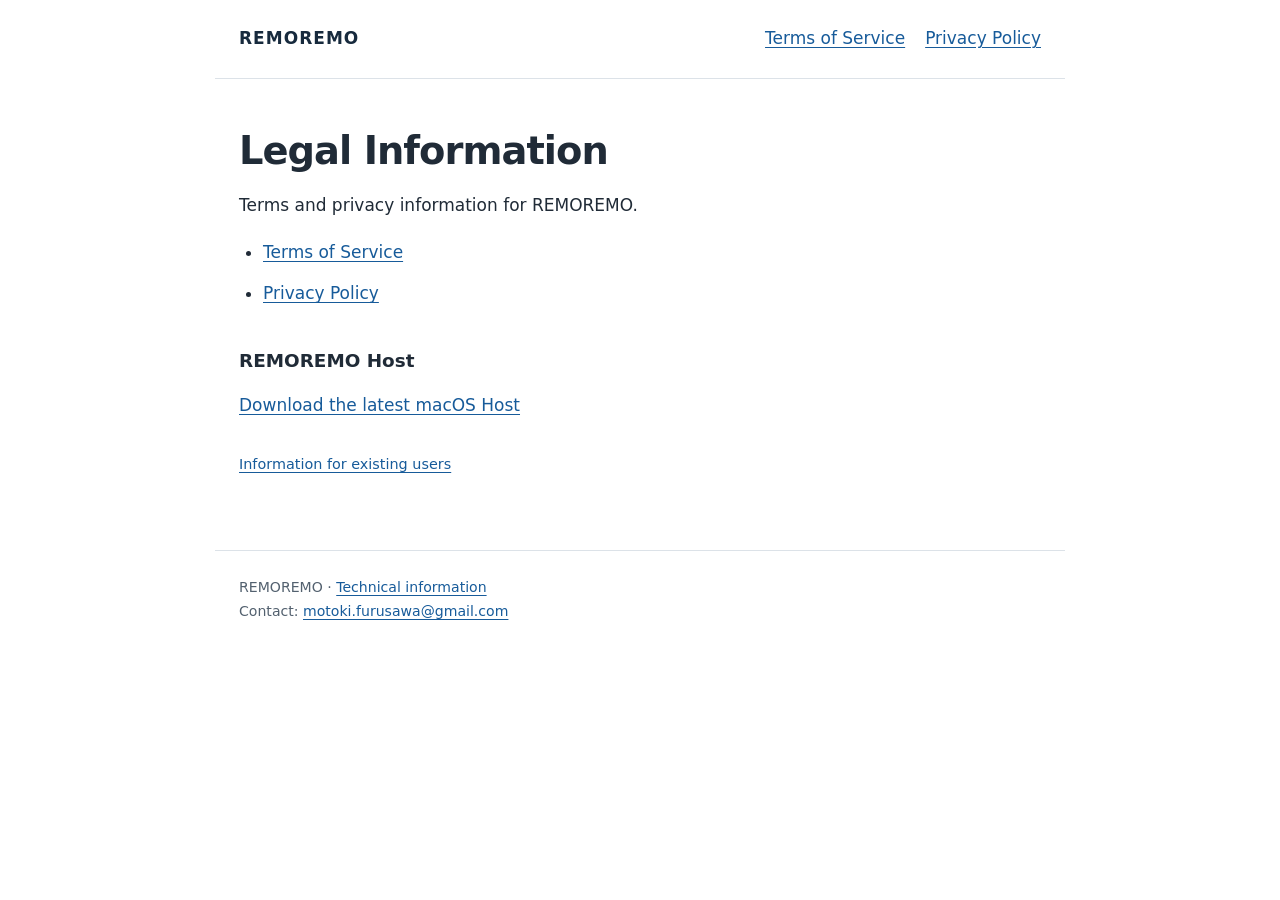
<file: index.html>
<!doctype html>
<html lang="en"><head><meta charset="utf-8"><meta name="viewport" content="width=device-width, initial-scale=1"><meta name="description" content="Legal Information for REMOREMO"><title>Legal Information · REMOREMO</title><link rel="stylesheet" href="./assets/style.css"></head><body><a class="skip" href="#main">Skip to content</a><header><a class="brand" href="./">REMOREMO</a><nav aria-label="Legal navigation"><a href="./terms/">Terms of Service</a><a href="./privacy/">Privacy Policy</a></nav></header><main id="main"><h1>Legal Information</h1><p>Terms and privacy information for REMOREMO.</p><ul class="links"><li><a href="terms/">Terms of Service</a></li><li><a href="privacy/">Privacy Policy</a></li></ul><h2>REMOREMO Host</h2><p><a href="https://github.com/moflutter/remoremo-host/releases/latest/download/REMOREMO-Host-macos-arm64.dmg">Download the latest macOS Host</a></p><p class="update-note"><a href="terms-update/">Information for existing users</a></p></main><footer>REMOREMO · <a href="./technical-information/">Technical information</a><br>Contact: <a href="mailto:motoki.furusawa@gmail.com">motoki.furusawa@gmail.com</a></footer></body></html>
</file>
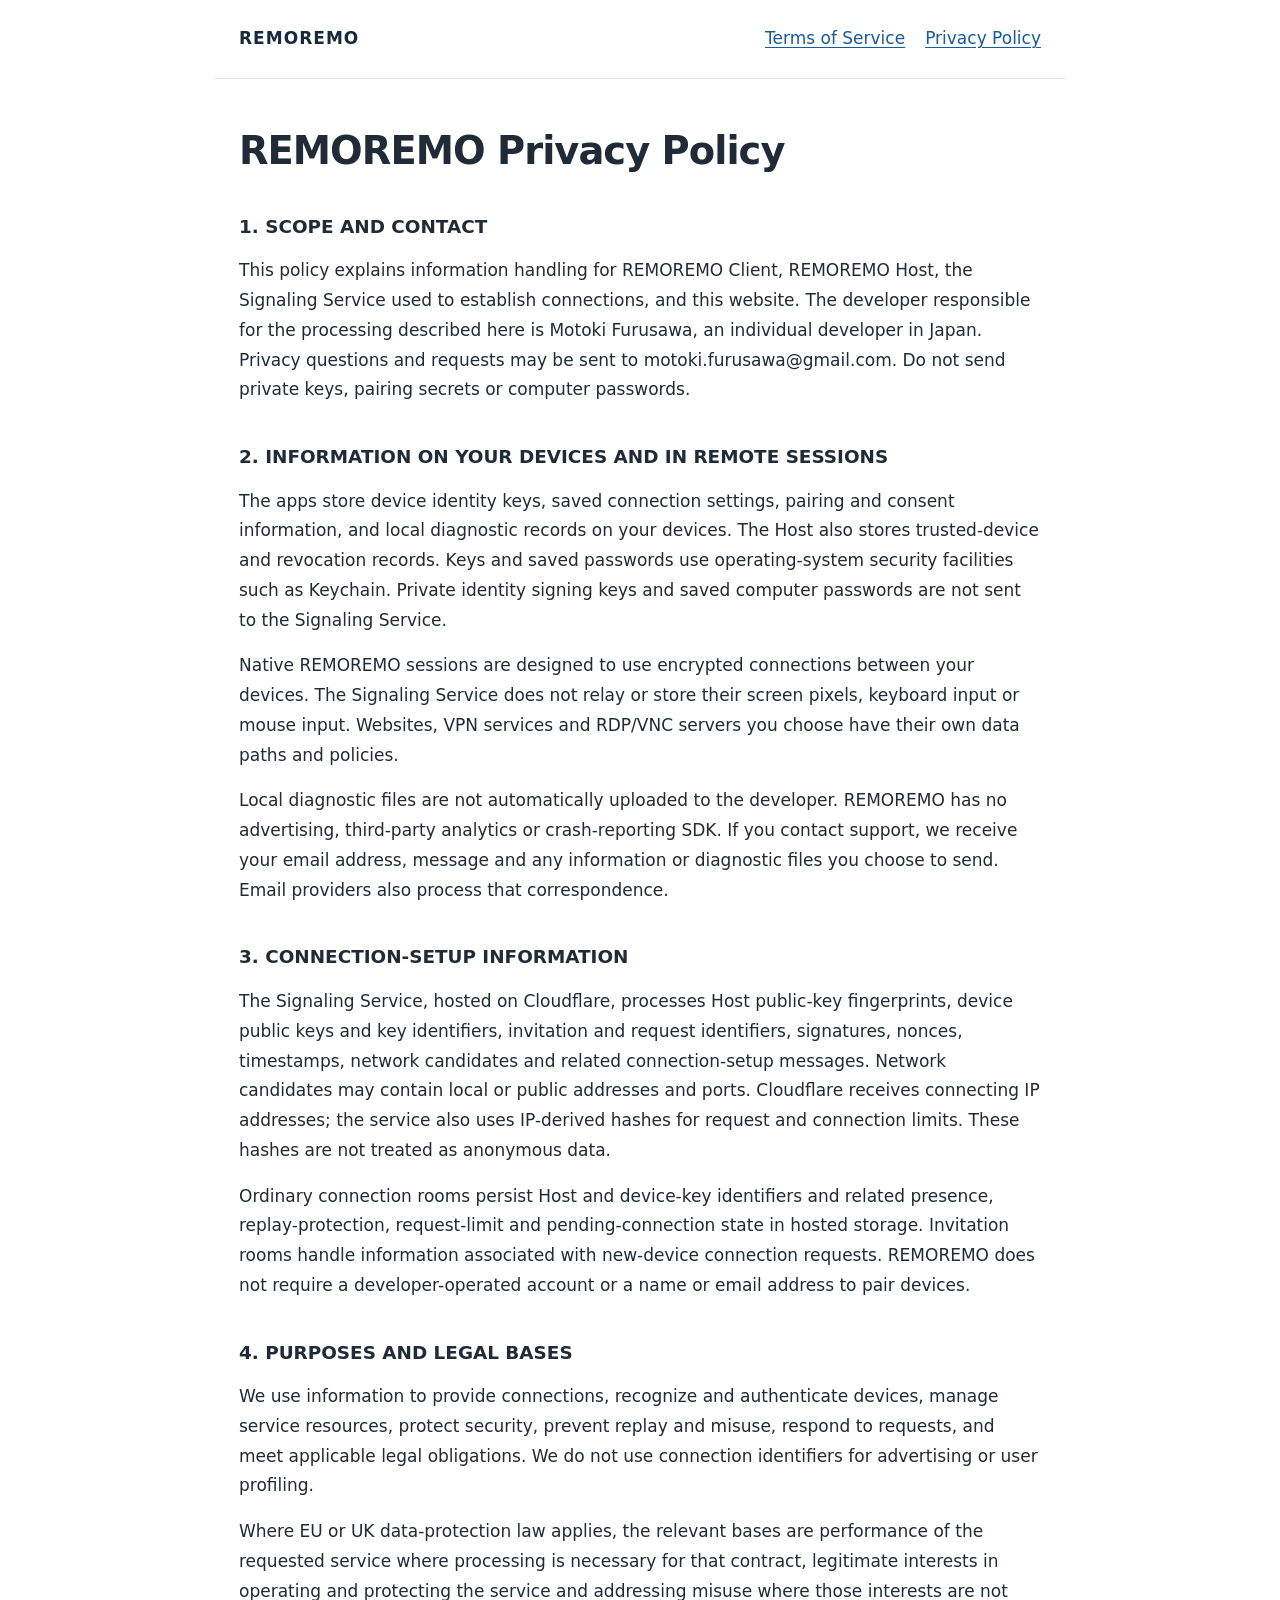
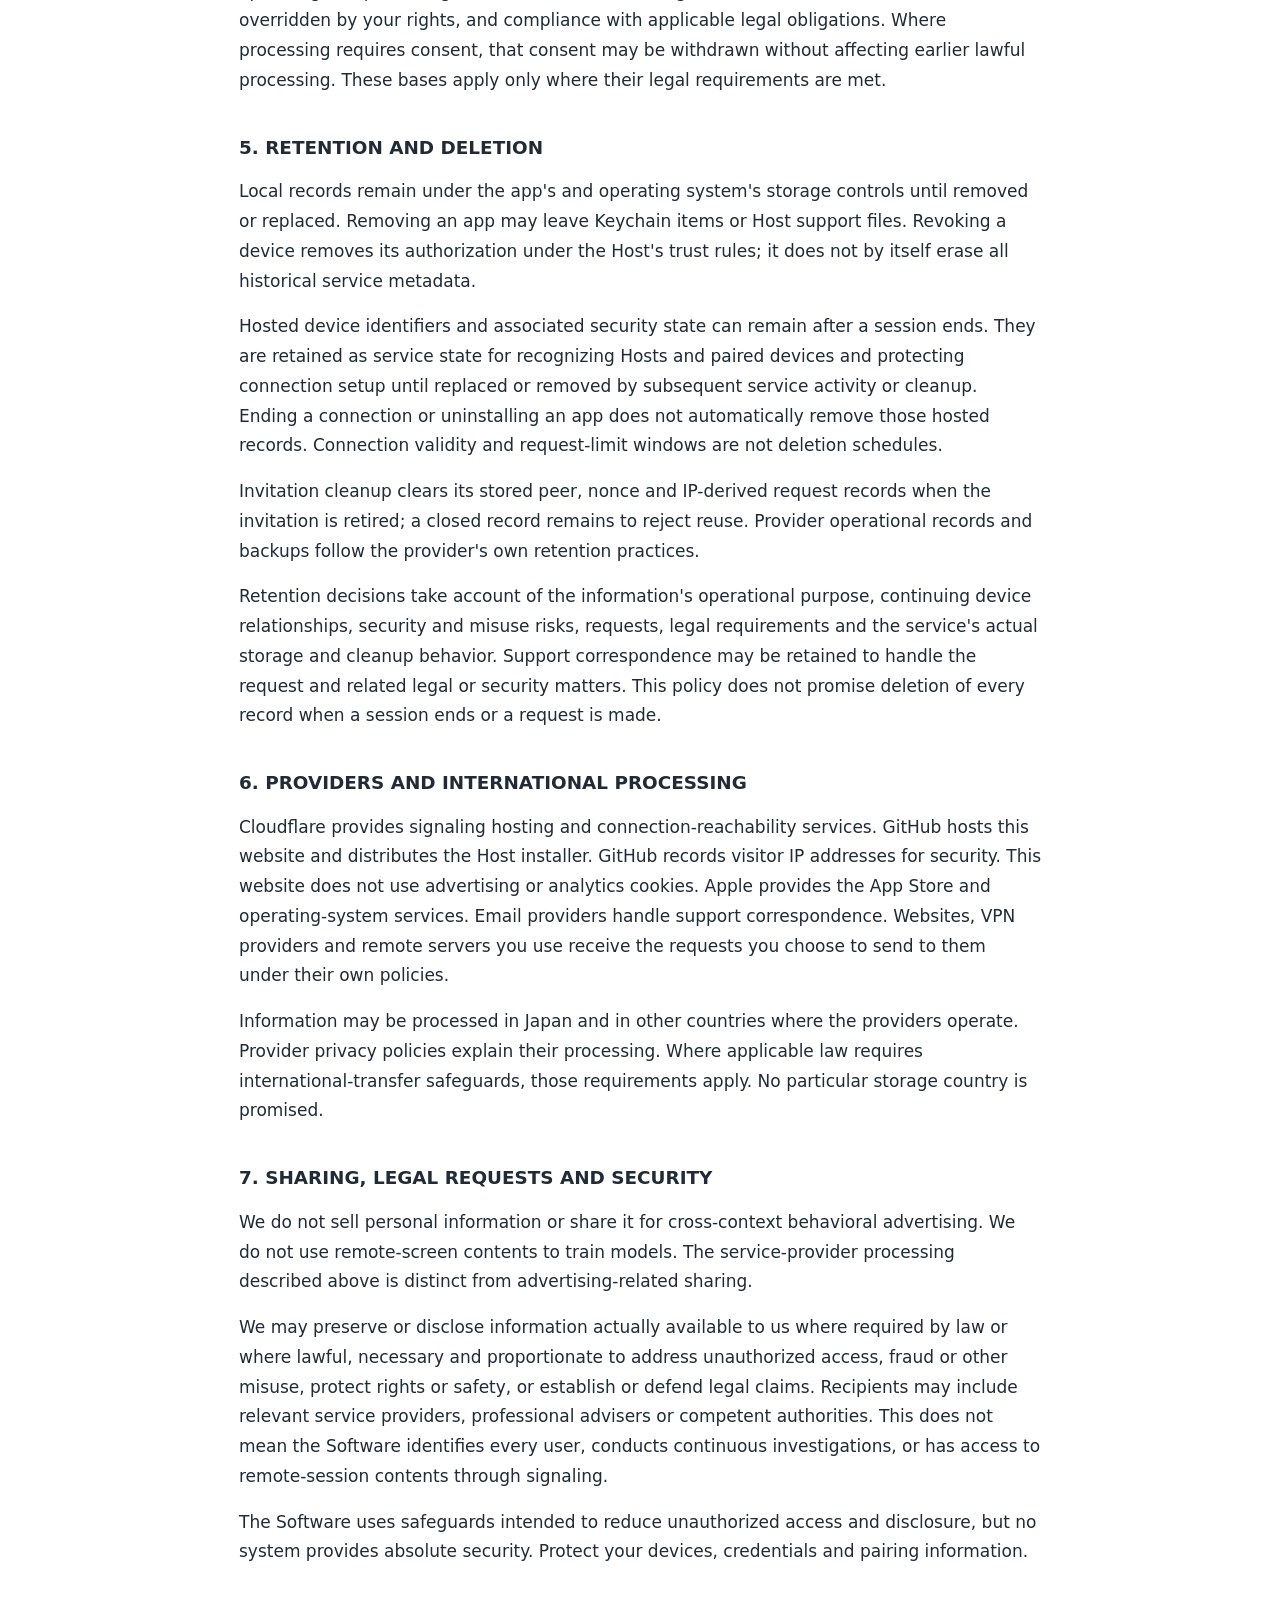
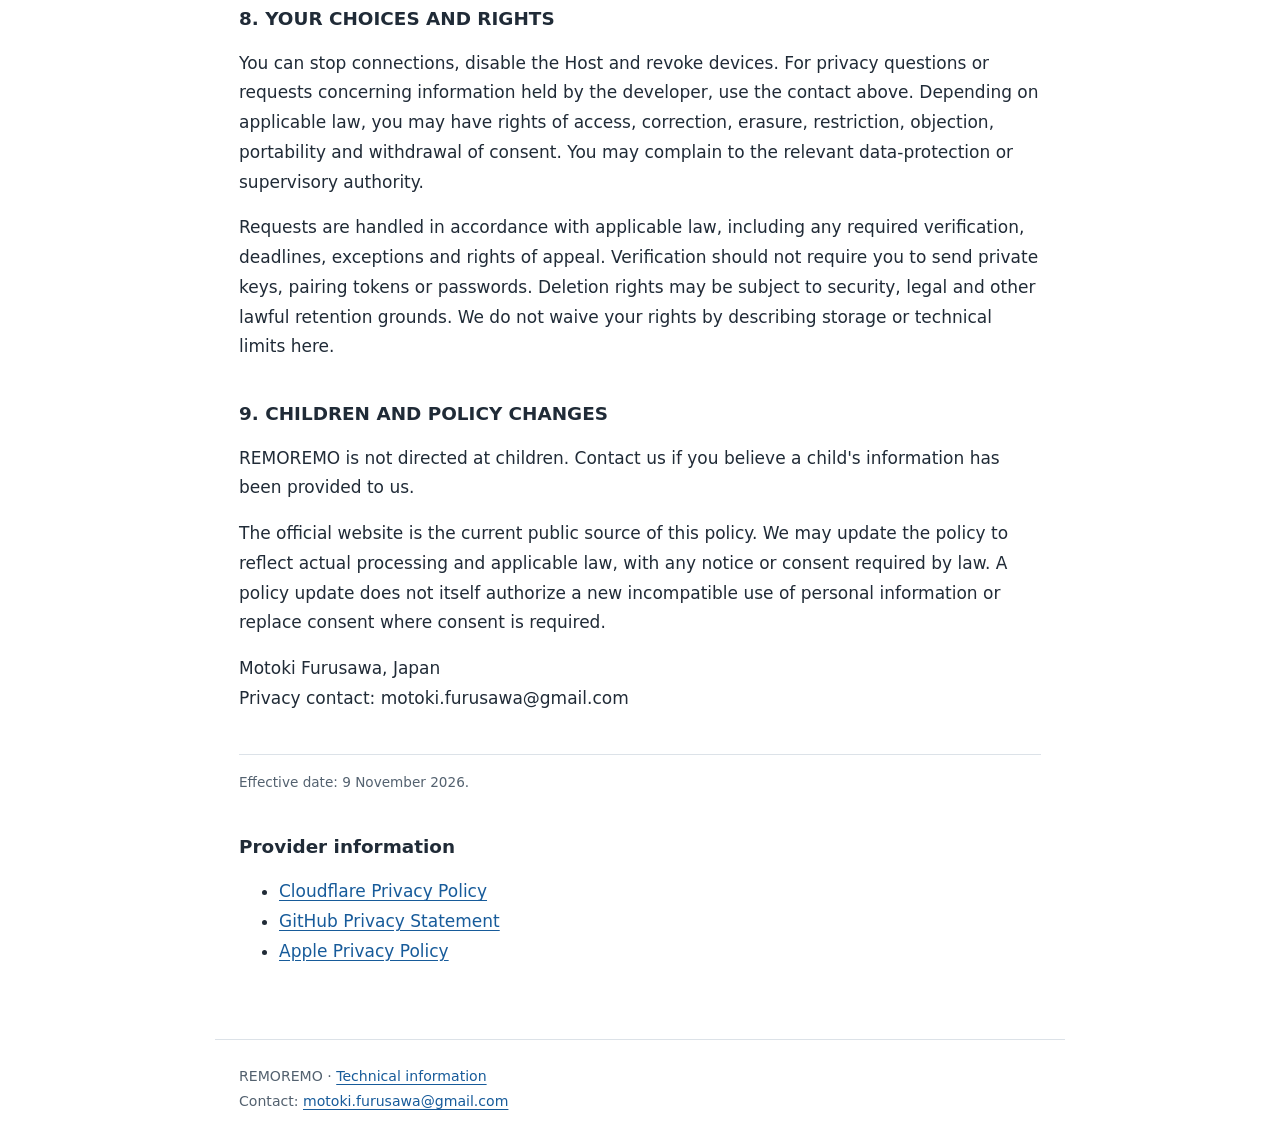
<file: privacy/index.html>
<!doctype html>
<html lang="en"><head><meta charset="utf-8"><meta name="viewport" content="width=device-width, initial-scale=1"><meta name="description" content="Privacy Policy for REMOREMO"><title>Privacy Policy · REMOREMO</title><link rel="stylesheet" href="../assets/style.css"></head><body><a class="skip" href="#main">Skip to content</a><header><a class="brand" href="../">REMOREMO</a><nav aria-label="Legal navigation"><a href="../terms/">Terms of Service</a><a href="../privacy/">Privacy Policy</a></nav></header><main id="main"><article aria-label="Document text"><h1>REMOREMO Privacy Policy</h1>
<section><h2>1. SCOPE AND CONTACT</h2>
<p>This policy explains information handling for REMOREMO Client, REMOREMO Host, the Signaling Service used to establish connections, and this website. The developer responsible for the processing described here is Motoki Furusawa, an individual developer in Japan. Privacy questions and requests may be sent to motoki.furusawa@gmail.com. Do not send private keys, pairing secrets or computer passwords.</p>
</section>
<section><h2>2. INFORMATION ON YOUR DEVICES AND IN REMOTE SESSIONS</h2>
<p>The apps store device identity keys, saved connection settings, pairing and consent information, and local diagnostic records on your devices. The Host also stores trusted-device and revocation records. Keys and saved passwords use operating-system security facilities such as Keychain. Private identity signing keys and saved computer passwords are not sent to the Signaling Service.</p>
<p>Native REMOREMO sessions are designed to use encrypted connections between your devices. The Signaling Service does not relay or store their screen pixels, keyboard input or mouse input. Websites, VPN services and RDP/VNC servers you choose have their own data paths and policies.</p>
<p>Local diagnostic files are not automatically uploaded to the developer. REMOREMO has no advertising, third-party analytics or crash-reporting SDK. If you contact support, we receive your email address, message and any information or diagnostic files you choose to send. Email providers also process that correspondence.</p>
</section>
<section><h2>3. CONNECTION-SETUP INFORMATION</h2>
<p>The Signaling Service, hosted on Cloudflare, processes Host public-key fingerprints, device public keys and key identifiers, invitation and request identifiers, signatures, nonces, timestamps, network candidates and related connection-setup messages. Network candidates may contain local or public addresses and ports. Cloudflare receives connecting IP addresses; the service also uses IP-derived hashes for request and connection limits. These hashes are not treated as anonymous data.</p>
<p>Ordinary connection rooms persist Host and device-key identifiers and related presence, replay-protection, request-limit and pending-connection state in hosted storage. Invitation rooms handle information associated with new-device connection requests. REMOREMO does not require a developer-operated account or a name or email address to pair devices.</p>
</section>
<section><h2>4. PURPOSES AND LEGAL BASES</h2>
<p>We use information to provide connections, recognize and authenticate devices, manage service resources, protect security, prevent replay and misuse, respond to requests, and meet applicable legal obligations. We do not use connection identifiers for advertising or user profiling.</p>
<p>Where EU or UK data-protection law applies, the relevant bases are performance of the requested service where processing is necessary for that contract, legitimate interests in operating and protecting the service and addressing misuse where those interests are not overridden by your rights, and compliance with applicable legal obligations. Where processing requires consent, that consent may be withdrawn without affecting earlier lawful processing. These bases apply only where their legal requirements are met.</p>
</section>
<section><h2>5. RETENTION AND DELETION</h2>
<p>Local records remain under the app&#x27;s and operating system&#x27;s storage controls until removed or replaced. Removing an app may leave Keychain items or Host support files. Revoking a device removes its authorization under the Host&#x27;s trust rules; it does not by itself erase all historical service metadata.</p>
<p>Hosted device identifiers and associated security state can remain after a session ends. They are retained as service state for recognizing Hosts and paired devices and protecting connection setup until replaced or removed by subsequent service activity or cleanup. Ending a connection or uninstalling an app does not automatically remove those hosted records. Connection validity and request-limit windows are not deletion schedules.</p>
<p>Invitation cleanup clears its stored peer, nonce and IP-derived request records when the invitation is retired; a closed record remains to reject reuse. Provider operational records and backups follow the provider&#x27;s own retention practices.</p>
<p>Retention decisions take account of the information&#x27;s operational purpose, continuing device relationships, security and misuse risks, requests, legal requirements and the service&#x27;s actual storage and cleanup behavior. Support correspondence may be retained to handle the request and related legal or security matters. This policy does not promise deletion of every record when a session ends or a request is made.</p>
</section>
<section><h2>6. PROVIDERS AND INTERNATIONAL PROCESSING</h2>
<p>Cloudflare provides signaling hosting and connection-reachability services. GitHub hosts this website and distributes the Host installer. GitHub records visitor IP addresses for security. This website does not use advertising or analytics cookies. Apple provides the App Store and operating-system services. Email providers handle support correspondence. Websites, VPN providers and remote servers you use receive the requests you choose to send to them under their own policies.</p>
<p>Information may be processed in Japan and in other countries where the providers operate. Provider privacy policies explain their processing. Where applicable law requires international-transfer safeguards, those requirements apply. No particular storage country is promised.</p>
</section>
<section><h2>7. SHARING, LEGAL REQUESTS AND SECURITY</h2>
<p>We do not sell personal information or share it for cross-context behavioral advertising. We do not use remote-screen contents to train models. The service-provider processing described above is distinct from advertising-related sharing.</p>
<p>We may preserve or disclose information actually available to us where required by law or where lawful, necessary and proportionate to address unauthorized access, fraud or other misuse, protect rights or safety, or establish or defend legal claims. Recipients may include relevant service providers, professional advisers or competent authorities. This does not mean the Software identifies every user, conducts continuous investigations, or has access to remote-session contents through signaling.</p>
<p>The Software uses safeguards intended to reduce unauthorized access and disclosure, but no system provides absolute security. Protect your devices, credentials and pairing information.</p>
</section>
<section><h2>8. YOUR CHOICES AND RIGHTS</h2>
<p>You can stop connections, disable the Host and revoke devices. For privacy questions or requests concerning information held by the developer, use the contact above. Depending on applicable law, you may have rights of access, correction, erasure, restriction, objection, portability and withdrawal of consent. You may complain to the relevant data-protection or supervisory authority.</p>
<p>Requests are handled in accordance with applicable law, including any required verification, deadlines, exceptions and rights of appeal. Verification should not require you to send private keys, pairing tokens or passwords. Deletion rights may be subject to security, legal and other lawful retention grounds. We do not waive your rights by describing storage or technical limits here.</p>
</section>
<section><h2>9. CHILDREN AND POLICY CHANGES</h2>
<p>REMOREMO is not directed at children. Contact us if you believe a child&#x27;s information has been provided to us.</p>
<p>The official website is the current public source of this policy. We may update the policy to reflect actual processing and applicable law, with any notice or consent required by law. A policy update does not itself authorize a new incompatible use of personal information or replace consent where consent is required.</p>
<p>Motoki Furusawa, Japan
Privacy contact: motoki.furusawa@gmail.com</p>
</section>
<p class="document-date">Effective date: 9 November 2026.</p></article><section><h2>Provider information</h2><ul><li><a href="https://www.cloudflare.com/privacypolicy/">Cloudflare Privacy Policy</a></li><li><a href="https://docs.github.com/en/site-policy/privacy-policies/github-general-privacy-statement">GitHub Privacy Statement</a></li><li><a href="https://www.apple.com/legal/privacy/">Apple Privacy Policy</a></li></ul></section></main><footer>REMOREMO · <a href="../technical-information/">Technical information</a><br>Contact: <a href="mailto:motoki.furusawa@gmail.com">motoki.furusawa@gmail.com</a></footer></body></html>
</file>
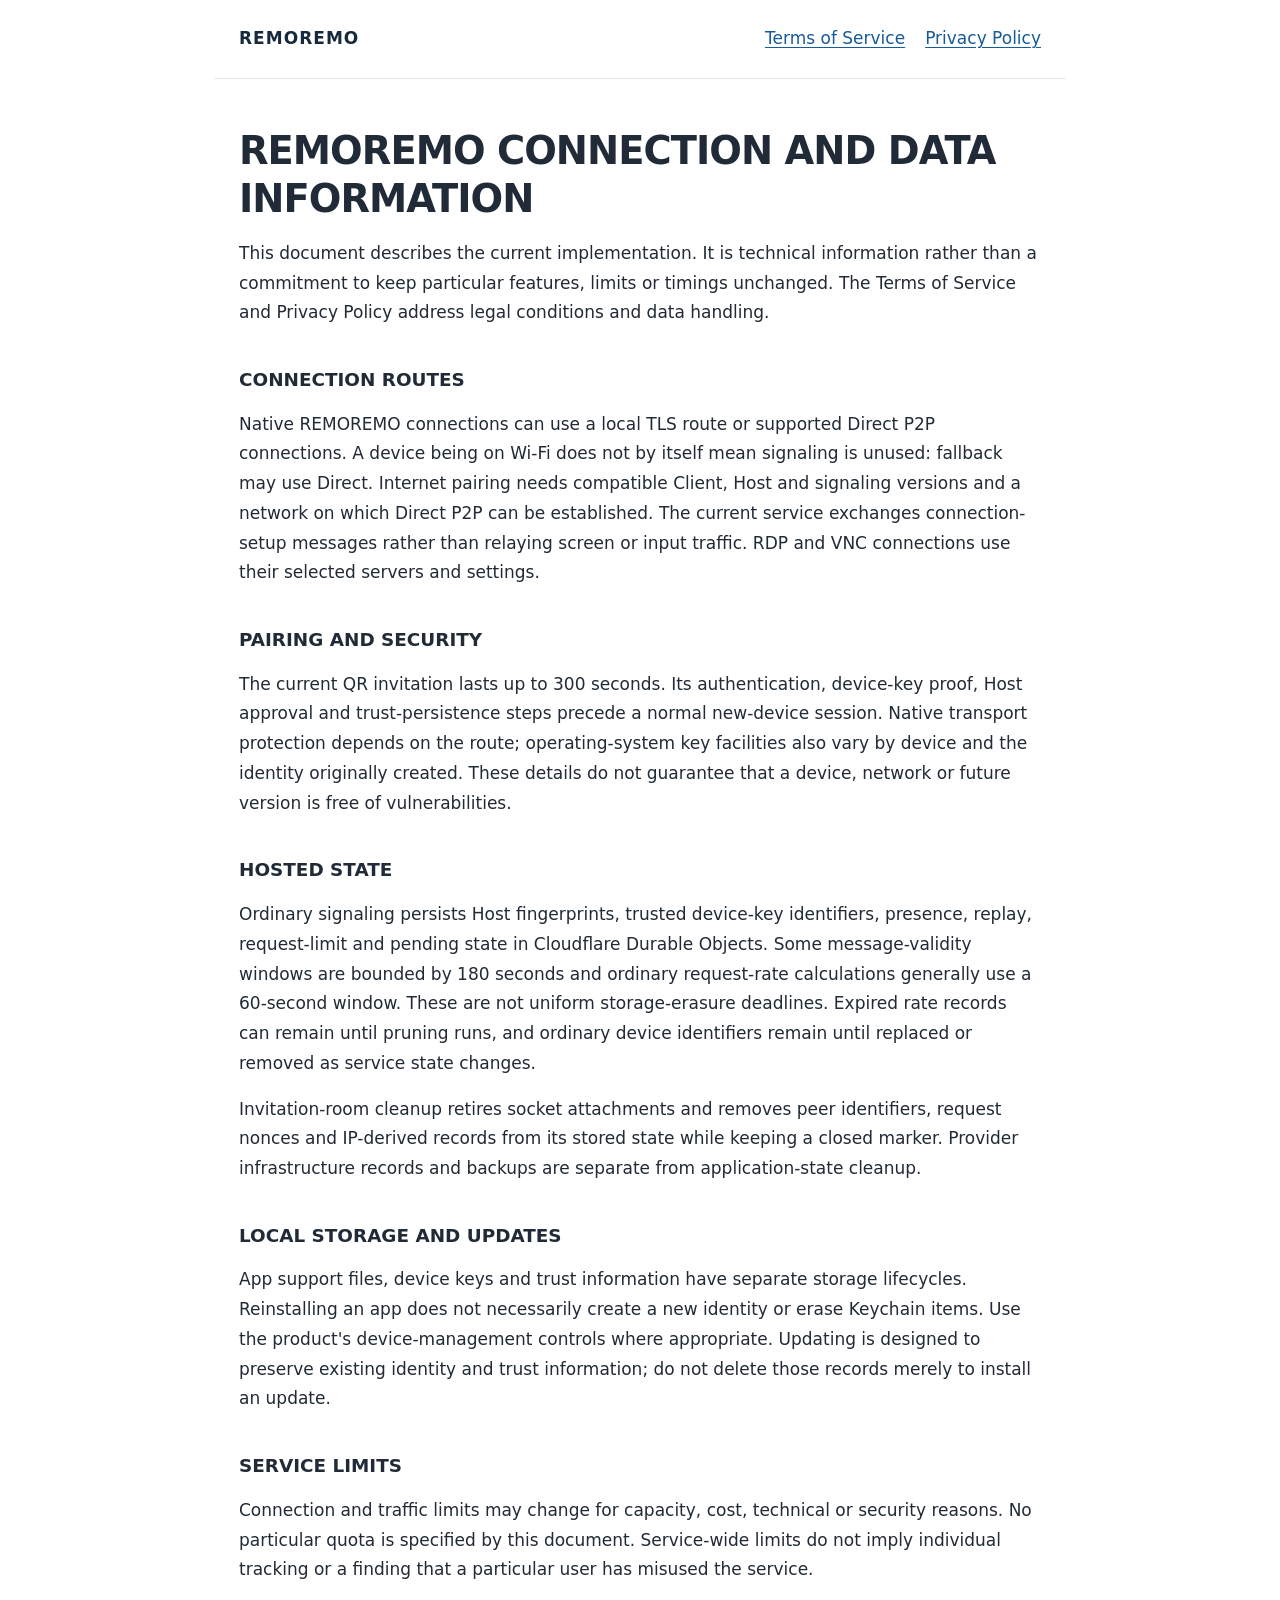
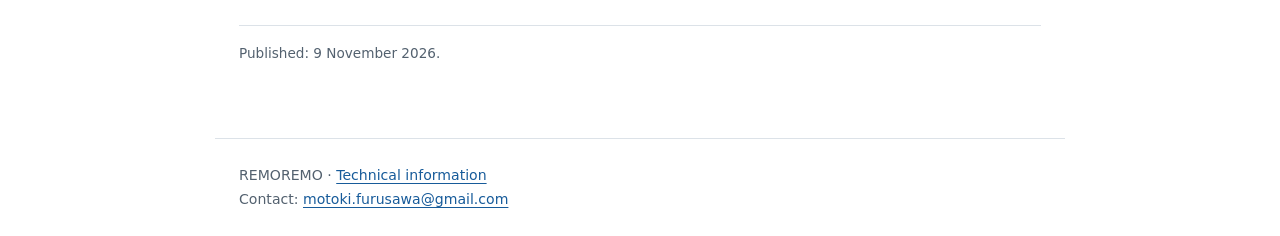
<file: technical-information/index.html>
<!doctype html>
<html lang="en"><head><meta charset="utf-8"><meta name="viewport" content="width=device-width, initial-scale=1"><meta name="description" content="Technical information for REMOREMO"><title>Technical information · REMOREMO</title><link rel="stylesheet" href="../assets/style.css"></head><body><a class="skip" href="#main">Skip to content</a><header><a class="brand" href="../">REMOREMO</a><nav aria-label="Legal navigation"><a href="../terms/">Terms of Service</a><a href="../privacy/">Privacy Policy</a></nav></header><main id="main"><article aria-label="Document text"><h1>REMOREMO CONNECTION AND DATA INFORMATION</h1>
<p>This document describes the current implementation. It is technical information rather than a commitment to keep particular features, limits or timings unchanged. The Terms of Service and Privacy Policy address legal conditions and data handling.</p>
<section><h2>CONNECTION ROUTES</h2>
<p>Native REMOREMO connections can use a local TLS route or supported Direct P2P connections. A device being on Wi-Fi does not by itself mean signaling is unused: fallback may use Direct. Internet pairing needs compatible Client, Host and signaling versions and a network on which Direct P2P can be established. The current service exchanges connection-setup messages rather than relaying screen or input traffic. RDP and VNC connections use their selected servers and settings.</p>
</section>
<section><h2>PAIRING AND SECURITY</h2>
<p>The current QR invitation lasts up to 300 seconds. Its authentication, device-key proof, Host approval and trust-persistence steps precede a normal new-device session. Native transport protection depends on the route; operating-system key facilities also vary by device and the identity originally created. These details do not guarantee that a device, network or future version is free of vulnerabilities.</p>
</section>
<section><h2>HOSTED STATE</h2>
<p>Ordinary signaling persists Host fingerprints, trusted device-key identifiers, presence, replay, request-limit and pending state in Cloudflare Durable Objects. Some message-validity windows are bounded by 180 seconds and ordinary request-rate calculations generally use a 60-second window. These are not uniform storage-erasure deadlines. Expired rate records can remain until pruning runs, and ordinary device identifiers remain until replaced or removed as service state changes.</p>
<p>Invitation-room cleanup retires socket attachments and removes peer identifiers, request nonces and IP-derived records from its stored state while keeping a closed marker. Provider infrastructure records and backups are separate from application-state cleanup.</p>
</section>
<section><h2>LOCAL STORAGE AND UPDATES</h2>
<p>App support files, device keys and trust information have separate storage lifecycles. Reinstalling an app does not necessarily create a new identity or erase Keychain items. Use the product&#x27;s device-management controls where appropriate. Updating is designed to preserve existing identity and trust information; do not delete those records merely to install an update.</p>
</section>
<section><h2>SERVICE LIMITS</h2>
<p>Connection and traffic limits may change for capacity, cost, technical or security reasons. No particular quota is specified by this document. Service-wide limits do not imply individual tracking or a finding that a particular user has misused the service.</p>
</section>
<p class="document-date">Published: 9 November 2026.</p></article></main><footer>REMOREMO · <a href="../technical-information/">Technical information</a><br>Contact: <a href="mailto:motoki.furusawa@gmail.com">motoki.furusawa@gmail.com</a></footer></body></html>
</file>
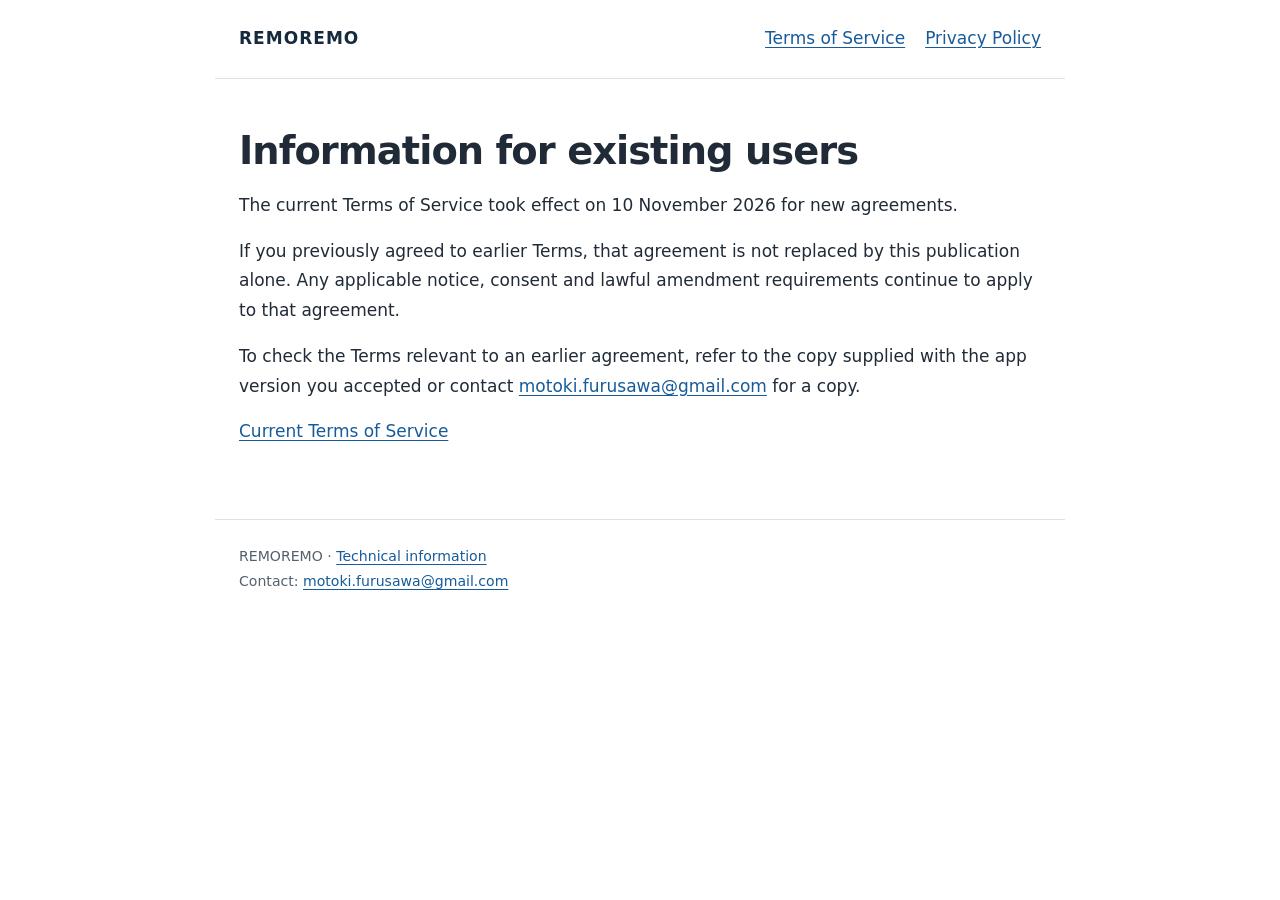
<file: terms-update/index.html>
<!doctype html>
<html lang="en"><head><meta charset="utf-8"><meta name="viewport" content="width=device-width, initial-scale=1"><meta name="description" content="Information for existing users for REMOREMO"><title>Information for existing users · REMOREMO</title><link rel="stylesheet" href="../assets/style.css"></head><body><a class="skip" href="#main">Skip to content</a><header><a class="brand" href="../">REMOREMO</a><nav aria-label="Legal navigation"><a href="../terms/">Terms of Service</a><a href="../privacy/">Privacy Policy</a></nav></header><main id="main"><h1>Information for existing users</h1><p>The current Terms of Service took effect on 10 November 2026 for new agreements.</p><p>If you previously agreed to earlier Terms, that agreement is not replaced by this publication alone. Any applicable notice, consent and lawful amendment requirements continue to apply to that agreement.</p><p>To check the Terms relevant to an earlier agreement, refer to the copy supplied with the app version you accepted or contact <a href="mailto:motoki.furusawa@gmail.com">motoki.furusawa@gmail.com</a> for a copy.</p><p><a href="../terms/">Current Terms of Service</a></p></main><footer>REMOREMO · <a href="../technical-information/">Technical information</a><br>Contact: <a href="mailto:motoki.furusawa@gmail.com">motoki.furusawa@gmail.com</a></footer></body></html>
</file>
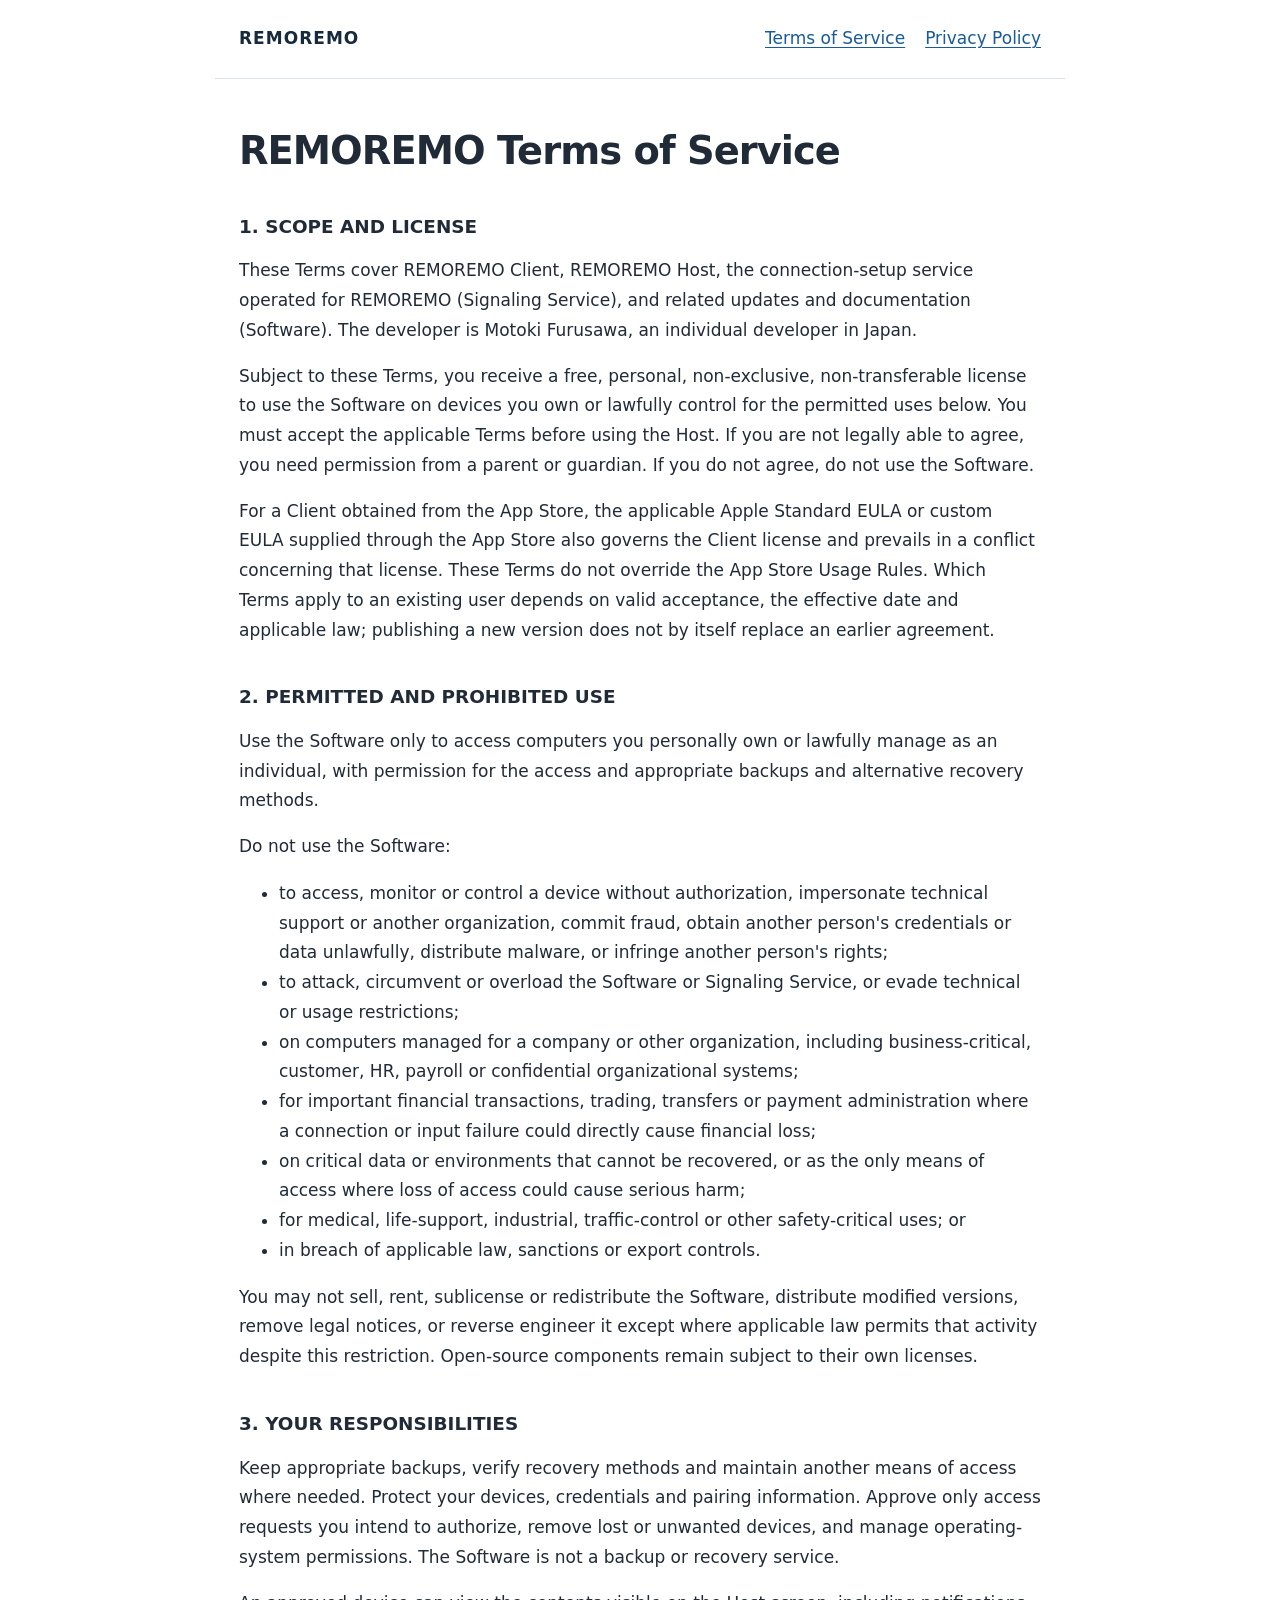
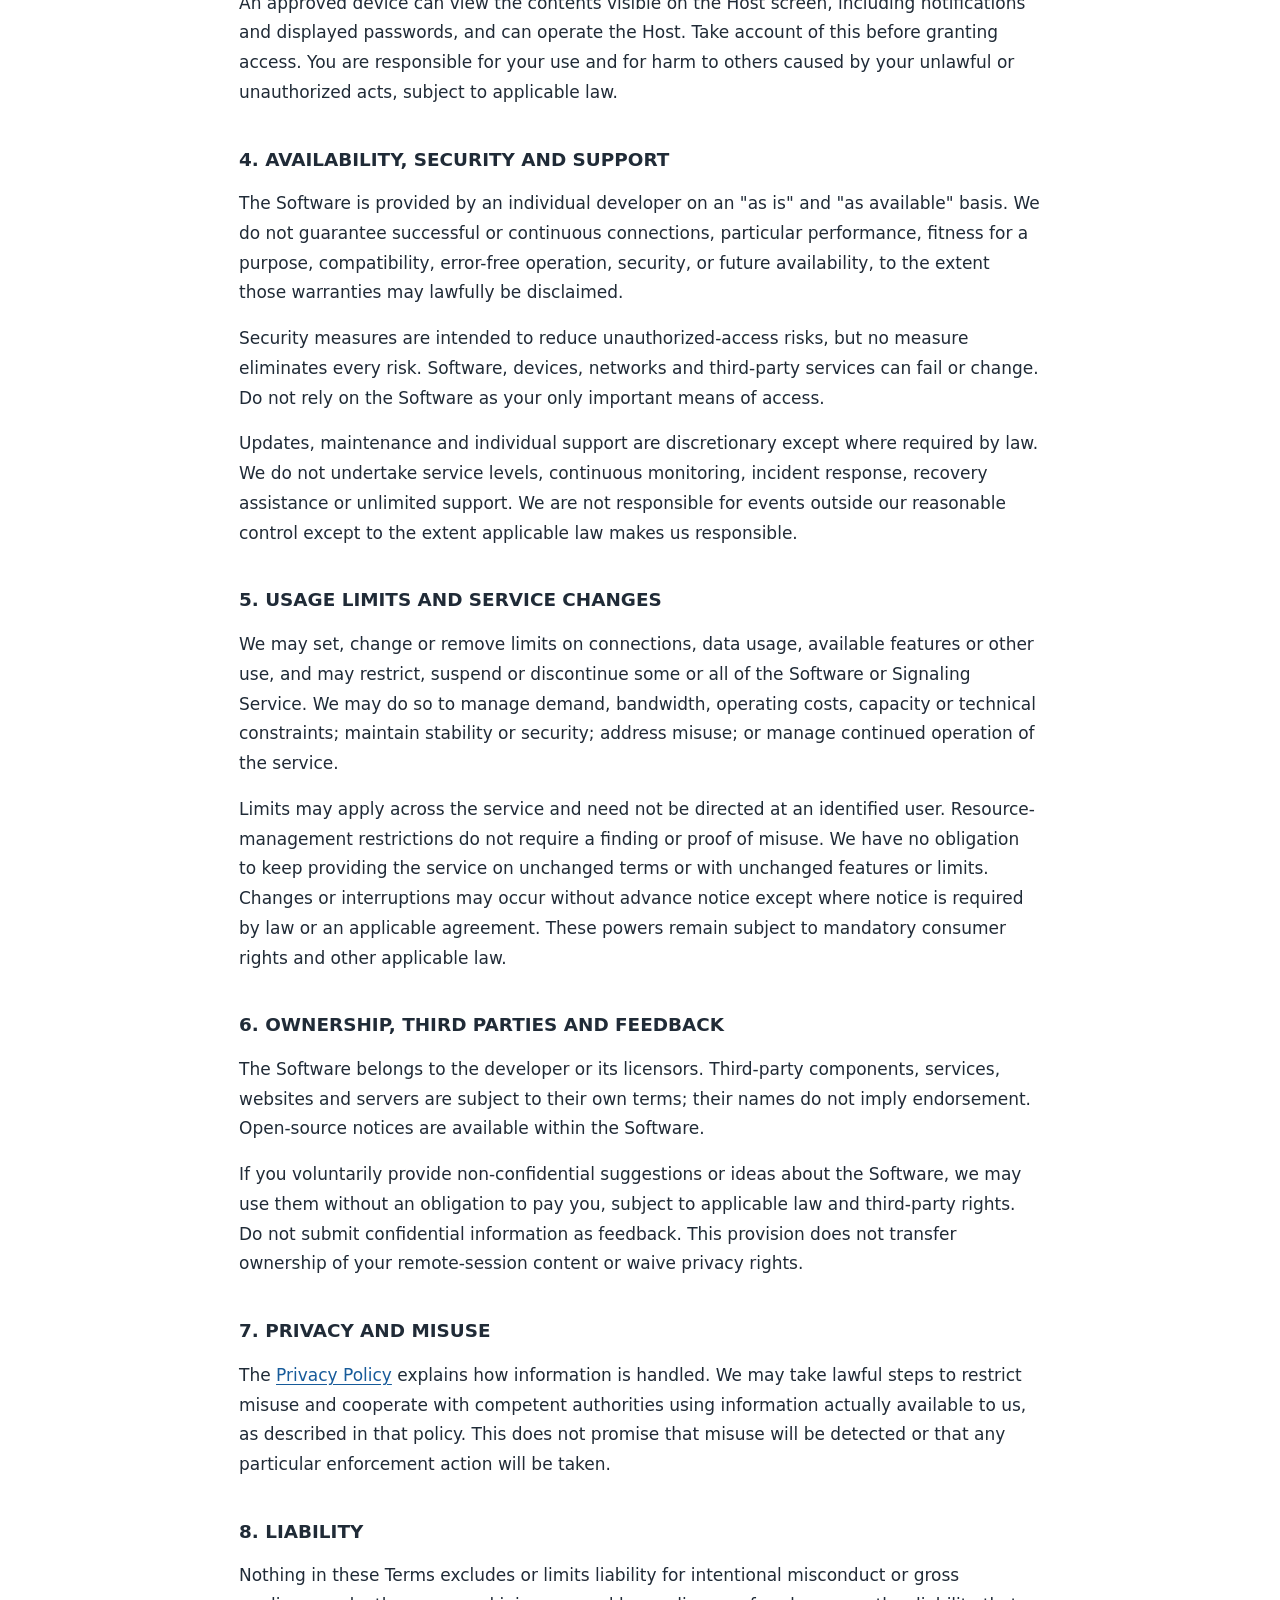
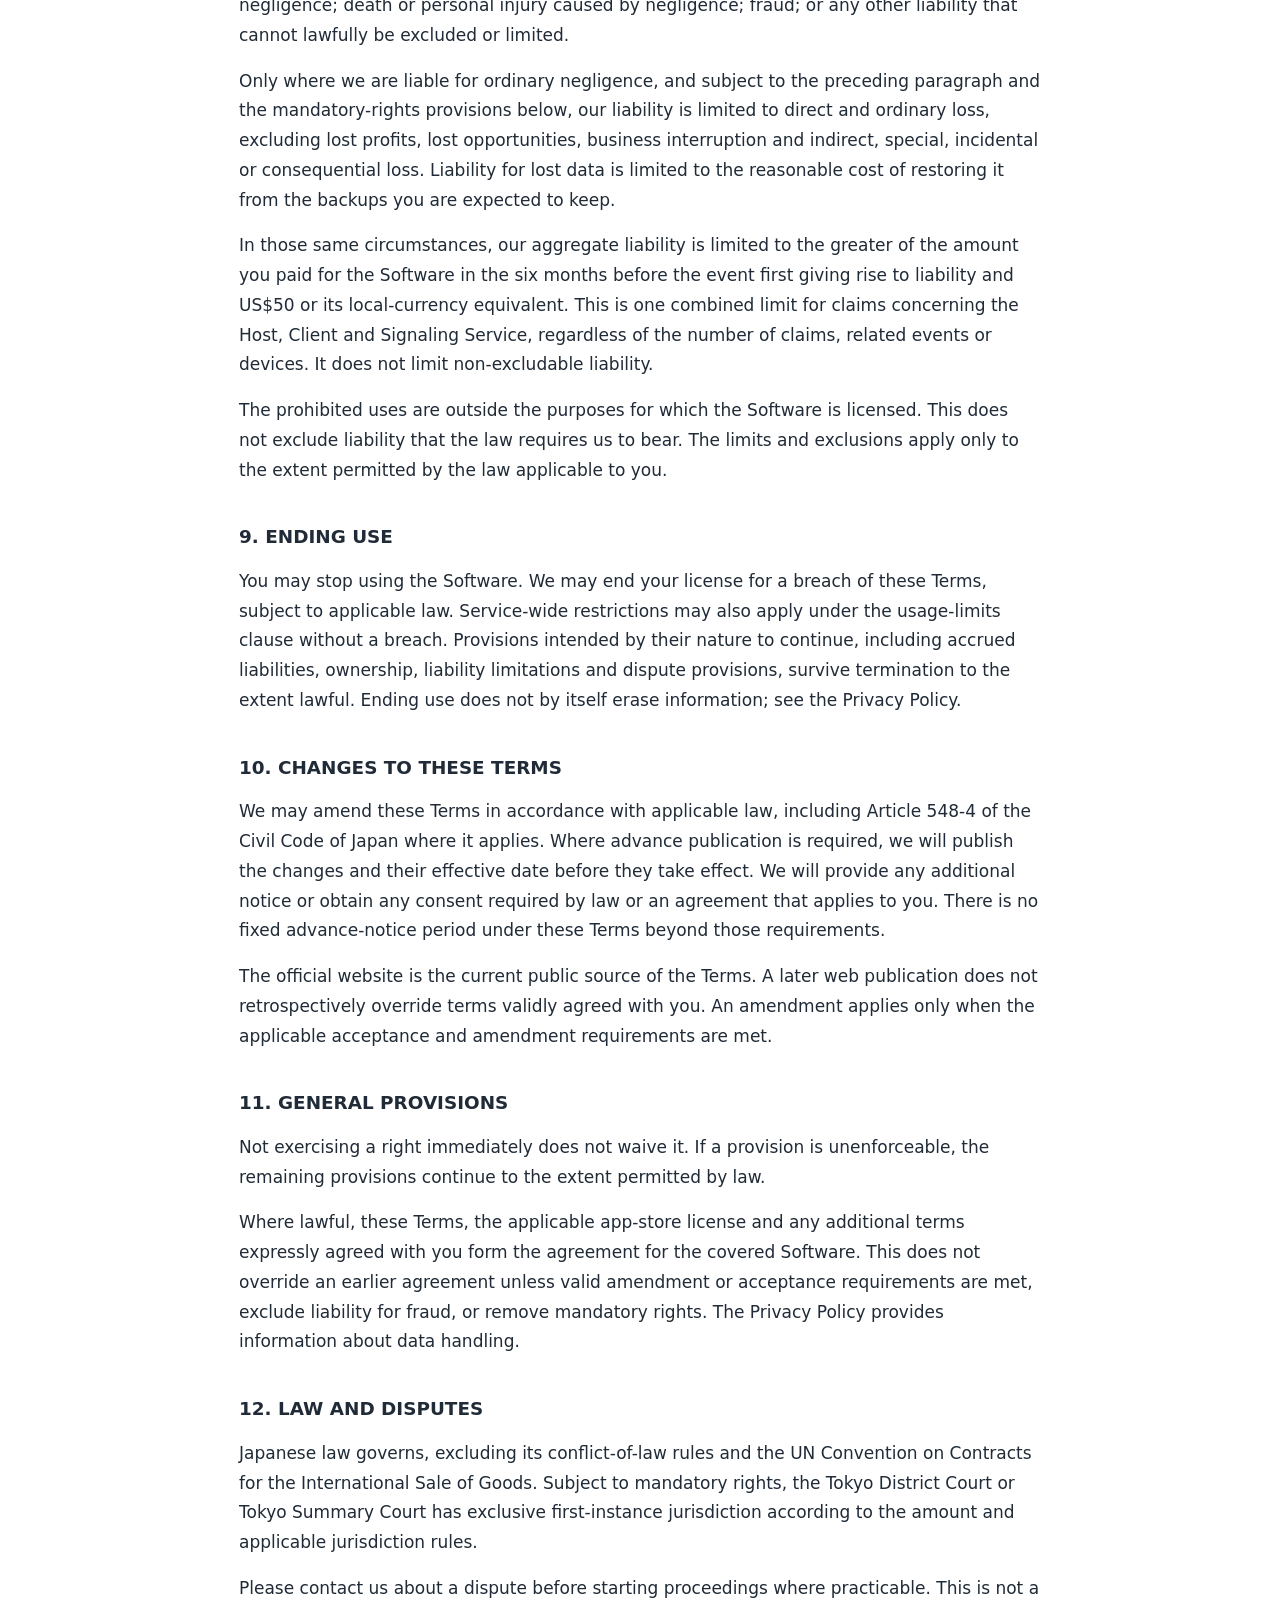
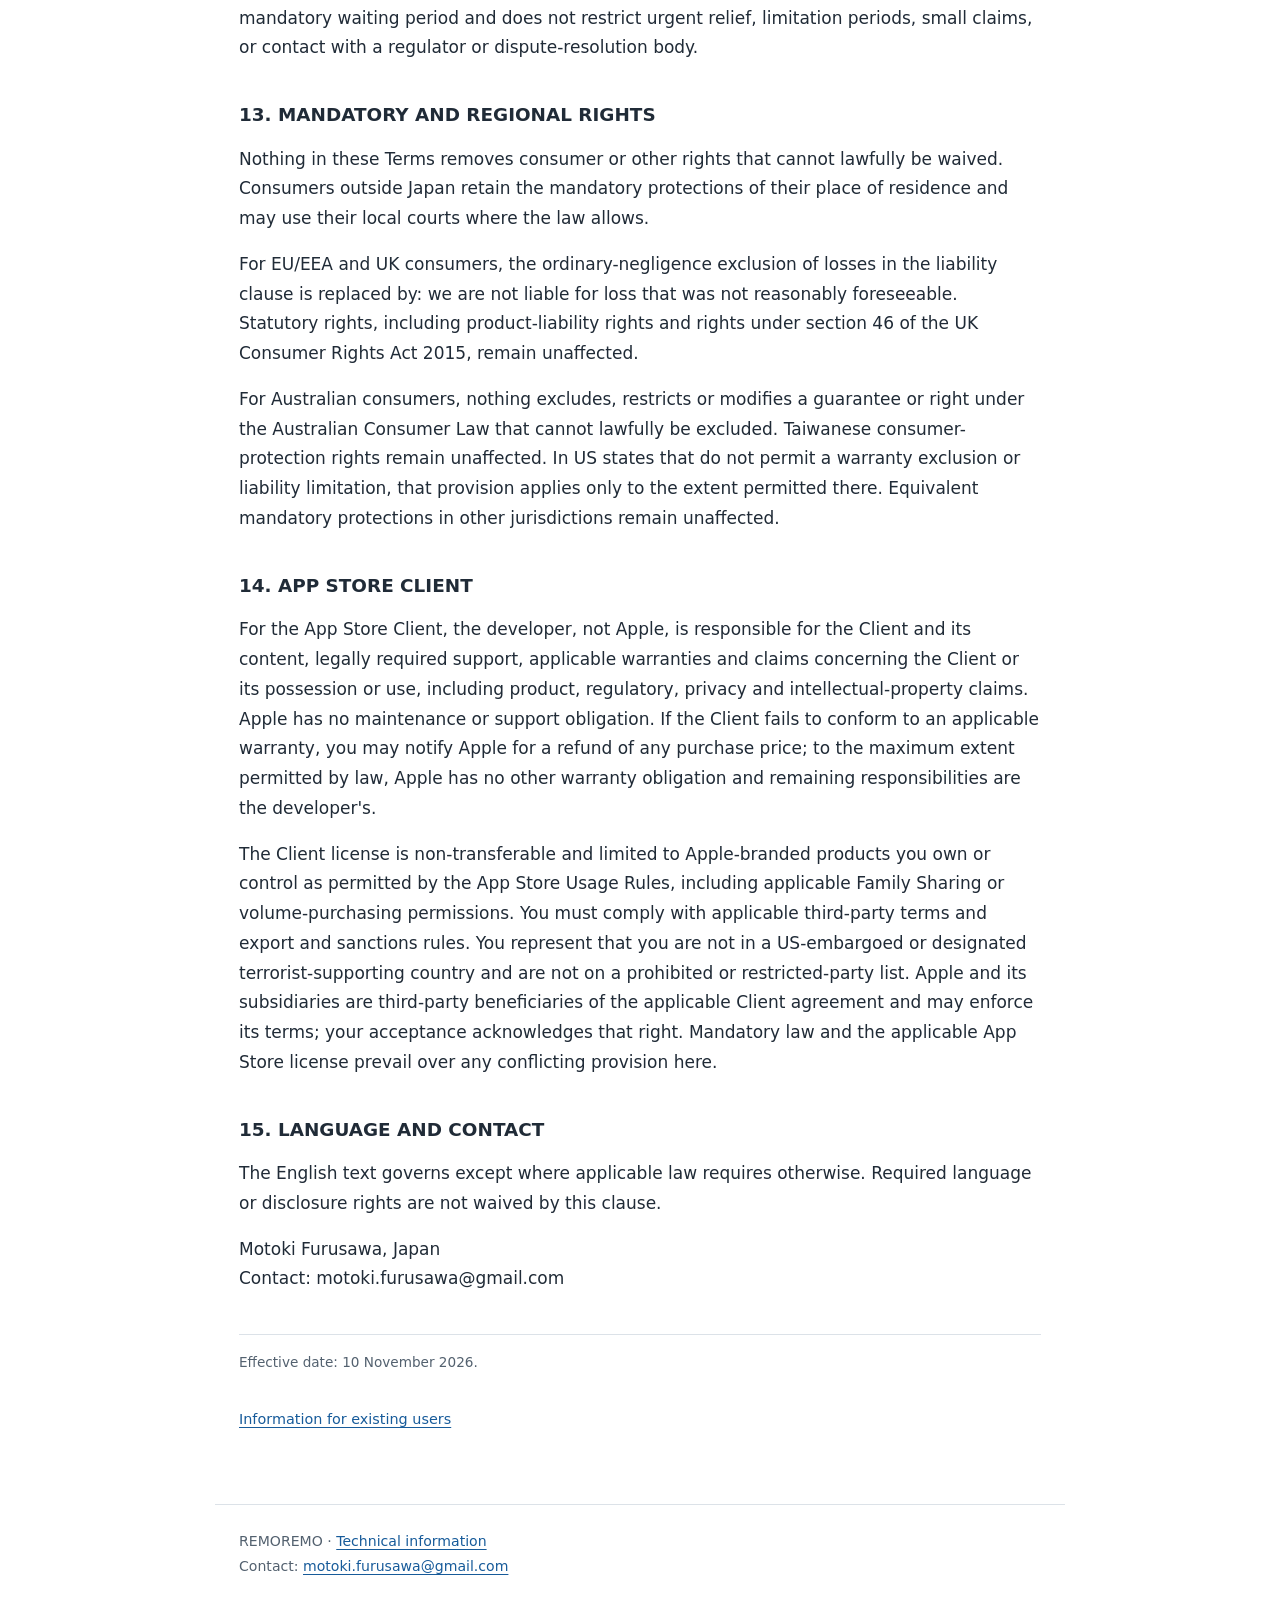
<file: terms/index.html>
<!doctype html>
<html lang="en"><head><meta charset="utf-8"><meta name="viewport" content="width=device-width, initial-scale=1"><meta name="description" content="Terms of Service for REMOREMO"><title>Terms of Service · REMOREMO</title><link rel="stylesheet" href="../assets/style.css"></head><body><a class="skip" href="#main">Skip to content</a><header><a class="brand" href="../">REMOREMO</a><nav aria-label="Legal navigation"><a href="../terms/">Terms of Service</a><a href="../privacy/">Privacy Policy</a></nav></header><main id="main"><article aria-label="Document text"><h1>REMOREMO Terms of Service</h1>
<section><h2>1. SCOPE AND LICENSE</h2>
<p>These Terms cover REMOREMO Client, REMOREMO Host, the connection-setup service operated for REMOREMO (Signaling Service), and related updates and documentation (Software). The developer is Motoki Furusawa, an individual developer in Japan.</p>
<p>Subject to these Terms, you receive a free, personal, non-exclusive, non-transferable license to use the Software on devices you own or lawfully control for the permitted uses below. You must accept the applicable Terms before using the Host. If you are not legally able to agree, you need permission from a parent or guardian. If you do not agree, do not use the Software.</p>
<p>For a Client obtained from the App Store, the applicable Apple Standard EULA or custom EULA supplied through the App Store also governs the Client license and prevails in a conflict concerning that license. These Terms do not override the App Store Usage Rules. Which Terms apply to an existing user depends on valid acceptance, the effective date and applicable law; publishing a new version does not by itself replace an earlier agreement.</p>
</section>
<section><h2>2. PERMITTED AND PROHIBITED USE</h2>
<p>Use the Software only to access computers you personally own or lawfully manage as an individual, with permission for the access and appropriate backups and alternative recovery methods.</p>
<p>Do not use the Software:</p>
<ul><li>to access, monitor or control a device without authorization, impersonate technical support or another organization, commit fraud, obtain another person&#x27;s credentials or data unlawfully, distribute malware, or infringe another person&#x27;s rights;</li><li>to attack, circumvent or overload the Software or Signaling Service, or evade technical or usage restrictions;</li><li>on computers managed for a company or other organization, including business-critical, customer, HR, payroll or confidential organizational systems;</li><li>for important financial transactions, trading, transfers or payment administration where a connection or input failure could directly cause financial loss;</li><li>on critical data or environments that cannot be recovered, or as the only means of access where loss of access could cause serious harm;</li><li>for medical, life-support, industrial, traffic-control or other safety-critical uses; or</li><li>in breach of applicable law, sanctions or export controls.</li></ul>
<p>You may not sell, rent, sublicense or redistribute the Software, distribute modified versions, remove legal notices, or reverse engineer it except where applicable law permits that activity despite this restriction. Open-source components remain subject to their own licenses.</p>
</section>
<section><h2>3. YOUR RESPONSIBILITIES</h2>
<p>Keep appropriate backups, verify recovery methods and maintain another means of access where needed. Protect your devices, credentials and pairing information. Approve only access requests you intend to authorize, remove lost or unwanted devices, and manage operating-system permissions. The Software is not a backup or recovery service.</p>
<p>An approved device can view the contents visible on the Host screen, including notifications and displayed passwords, and can operate the Host. Take account of this before granting access. You are responsible for your use and for harm to others caused by your unlawful or unauthorized acts, subject to applicable law.</p>
</section>
<section><h2>4. AVAILABILITY, SECURITY AND SUPPORT</h2>
<p>The Software is provided by an individual developer on an &quot;as is&quot; and &quot;as available&quot; basis. We do not guarantee successful or continuous connections, particular performance, fitness for a purpose, compatibility, error-free operation, security, or future availability, to the extent those warranties may lawfully be disclaimed.</p>
<p>Security measures are intended to reduce unauthorized-access risks, but no measure eliminates every risk. Software, devices, networks and third-party services can fail or change. Do not rely on the Software as your only important means of access.</p>
<p>Updates, maintenance and individual support are discretionary except where required by law. We do not undertake service levels, continuous monitoring, incident response, recovery assistance or unlimited support. We are not responsible for events outside our reasonable control except to the extent applicable law makes us responsible.</p>
</section>
<section><h2>5. USAGE LIMITS AND SERVICE CHANGES</h2>
<p>We may set, change or remove limits on connections, data usage, available features or other use, and may restrict, suspend or discontinue some or all of the Software or Signaling Service. We may do so to manage demand, bandwidth, operating costs, capacity or technical constraints; maintain stability or security; address misuse; or manage continued operation of the service.</p>
<p>Limits may apply across the service and need not be directed at an identified user. Resource-management restrictions do not require a finding or proof of misuse. We have no obligation to keep providing the service on unchanged terms or with unchanged features or limits. Changes or interruptions may occur without advance notice except where notice is required by law or an applicable agreement. These powers remain subject to mandatory consumer rights and other applicable law.</p>
</section>
<section><h2>6. OWNERSHIP, THIRD PARTIES AND FEEDBACK</h2>
<p>The Software belongs to the developer or its licensors. Third-party components, services, websites and servers are subject to their own terms; their names do not imply endorsement. Open-source notices are available within the Software.</p>
<p>If you voluntarily provide non-confidential suggestions or ideas about the Software, we may use them without an obligation to pay you, subject to applicable law and third-party rights. Do not submit confidential information as feedback. This provision does not transfer ownership of your remote-session content or waive privacy rights.</p>
</section>
<section><h2>7. PRIVACY AND MISUSE</h2>
<p>The <a href="../privacy/">Privacy Policy</a> explains how information is handled. We may take lawful steps to restrict misuse and cooperate with competent authorities using information actually available to us, as described in that policy. This does not promise that misuse will be detected or that any particular enforcement action will be taken.</p>
</section>
<section><h2>8. LIABILITY</h2>
<p>Nothing in these Terms excludes or limits liability for intentional misconduct or gross negligence; death or personal injury caused by negligence; fraud; or any other liability that cannot lawfully be excluded or limited.</p>
<p>Only where we are liable for ordinary negligence, and subject to the preceding paragraph and the mandatory-rights provisions below, our liability is limited to direct and ordinary loss, excluding lost profits, lost opportunities, business interruption and indirect, special, incidental or consequential loss. Liability for lost data is limited to the reasonable cost of restoring it from the backups you are expected to keep.</p>
<p>In those same circumstances, our aggregate liability is limited to the greater of the amount you paid for the Software in the six months before the event first giving rise to liability and US$50 or its local-currency equivalent. This is one combined limit for claims concerning the Host, Client and Signaling Service, regardless of the number of claims, related events or devices. It does not limit non-excludable liability.</p>
<p>The prohibited uses are outside the purposes for which the Software is licensed. This does not exclude liability that the law requires us to bear. The limits and exclusions apply only to the extent permitted by the law applicable to you.</p>
</section>
<section><h2>9. ENDING USE</h2>
<p>You may stop using the Software. We may end your license for a breach of these Terms, subject to applicable law. Service-wide restrictions may also apply under the usage-limits clause without a breach. Provisions intended by their nature to continue, including accrued liabilities, ownership, liability limitations and dispute provisions, survive termination to the extent lawful. Ending use does not by itself erase information; see the Privacy Policy.</p>
</section>
<section><h2>10. CHANGES TO THESE TERMS</h2>
<p>We may amend these Terms in accordance with applicable law, including Article 548-4 of the Civil Code of Japan where it applies. Where advance publication is required, we will publish the changes and their effective date before they take effect. We will provide any additional notice or obtain any consent required by law or an agreement that applies to you. There is no fixed advance-notice period under these Terms beyond those requirements.</p>
<p>The official website is the current public source of the Terms. A later web publication does not retrospectively override terms validly agreed with you. An amendment applies only when the applicable acceptance and amendment requirements are met.</p>
</section>
<section><h2>11. GENERAL PROVISIONS</h2>
<p>Not exercising a right immediately does not waive it. If a provision is unenforceable, the remaining provisions continue to the extent permitted by law.</p>
<p>Where lawful, these Terms, the applicable app-store license and any additional terms expressly agreed with you form the agreement for the covered Software. This does not override an earlier agreement unless valid amendment or acceptance requirements are met, exclude liability for fraud, or remove mandatory rights. The Privacy Policy provides information about data handling.</p>
</section>
<section><h2>12. LAW AND DISPUTES</h2>
<p>Japanese law governs, excluding its conflict-of-law rules and the UN Convention on Contracts for the International Sale of Goods. Subject to mandatory rights, the Tokyo District Court or Tokyo Summary Court has exclusive first-instance jurisdiction according to the amount and applicable jurisdiction rules.</p>
<p>Please contact us about a dispute before starting proceedings where practicable. This is not a mandatory waiting period and does not restrict urgent relief, limitation periods, small claims, or contact with a regulator or dispute-resolution body.</p>
</section>
<section><h2>13. MANDATORY AND REGIONAL RIGHTS</h2>
<p>Nothing in these Terms removes consumer or other rights that cannot lawfully be waived. Consumers outside Japan retain the mandatory protections of their place of residence and may use their local courts where the law allows.</p>
<p>For EU/EEA and UK consumers, the ordinary-negligence exclusion of losses in the liability clause is replaced by: we are not liable for loss that was not reasonably foreseeable. Statutory rights, including product-liability rights and rights under section 46 of the UK Consumer Rights Act 2015, remain unaffected.</p>
<p>For Australian consumers, nothing excludes, restricts or modifies a guarantee or right under the Australian Consumer Law that cannot lawfully be excluded. Taiwanese consumer-protection rights remain unaffected. In US states that do not permit a warranty exclusion or liability limitation, that provision applies only to the extent permitted there. Equivalent mandatory protections in other jurisdictions remain unaffected.</p>
</section>
<section><h2>14. APP STORE CLIENT</h2>
<p>For the App Store Client, the developer, not Apple, is responsible for the Client and its content, legally required support, applicable warranties and claims concerning the Client or its possession or use, including product, regulatory, privacy and intellectual-property claims. Apple has no maintenance or support obligation. If the Client fails to conform to an applicable warranty, you may notify Apple for a refund of any purchase price; to the maximum extent permitted by law, Apple has no other warranty obligation and remaining responsibilities are the developer&#x27;s.</p>
<p>The Client license is non-transferable and limited to Apple-branded products you own or control as permitted by the App Store Usage Rules, including applicable Family Sharing or volume-purchasing permissions. You must comply with applicable third-party terms and export and sanctions rules. You represent that you are not in a US-embargoed or designated terrorist-supporting country and are not on a prohibited or restricted-party list. Apple and its subsidiaries are third-party beneficiaries of the applicable Client agreement and may enforce its terms; your acceptance acknowledges that right. Mandatory law and the applicable App Store license prevail over any conflicting provision here.</p>
</section>
<section><h2>15. LANGUAGE AND CONTACT</h2>
<p>The English text governs except where applicable law requires otherwise. Required language or disclosure rights are not waived by this clause.</p>
<p>Motoki Furusawa, Japan
Contact: motoki.furusawa@gmail.com</p>
</section>
<p class="document-date">Effective date: 10 November 2026.</p></article><p class="update-note"><a href="../terms-update/">Information for existing users</a></p></main><footer>REMOREMO · <a href="../technical-information/">Technical information</a><br>Contact: <a href="mailto:motoki.furusawa@gmail.com">motoki.furusawa@gmail.com</a></footer></body></html>
</file>
<file: assets/style.css>
*{box-sizing:border-box}html{color-scheme:light}body{margin:0;background:#fff;color:#202b37;font:17px/1.75 system-ui,-apple-system,BlinkMacSystemFont,"Segoe UI",sans-serif}header,main,footer{max-width:850px;margin:auto;padding:24px}header{border-bottom:1px solid #dce2e8;display:flex;gap:20px;align-items:center;justify-content:space-between;flex-wrap:wrap}.brand{font-weight:750;letter-spacing:.06em;color:#172a3d;text-decoration:none}nav{display:flex;gap:20px;flex-wrap:wrap}a{color:#175b9a;text-underline-offset:3px;overflow-wrap:anywhere}a:hover{text-decoration-thickness:2px}a:focus-visible{outline:3px solid #bb7800;outline-offset:4px}h1{font-size:clamp(1.9rem,5vw,2.6rem);line-height:1.25;margin:24px 0 12px;letter-spacing:-.025em}h2{font-size:1.15rem;line-height:1.5;margin-top:38px}p{margin:16px 0;white-space:pre-line;overflow-wrap:anywhere}.meta{color:#53616f;font-size:.9rem}.notice{padding:16px 20px;background:#f3f6f9;border-left:3px solid #476b8a}.links{padding-left:24px}.links li{margin:12px 0}footer{margin-top:32px;border-top:1px solid #dce2e8;font-size:.88rem;color:#53616f}.skip{position:absolute;left:-9999px}.skip:focus{left:12px;top:12px;background:white;padding:10px} @media(max-width:480px){header,main,footer{padding:20px}nav{gap:14px;font-size:.94rem}}
.document-date{font-size:.85rem;color:#53616f;margin-top:40px;padding-top:16px;border-top:1px solid #dce2e8}.update-note{font-size:.9rem;margin-top:32px}.technical{font-size:.94rem} h1{font-size:clamp(1.8rem,5vw,2.4rem)}
</file>
